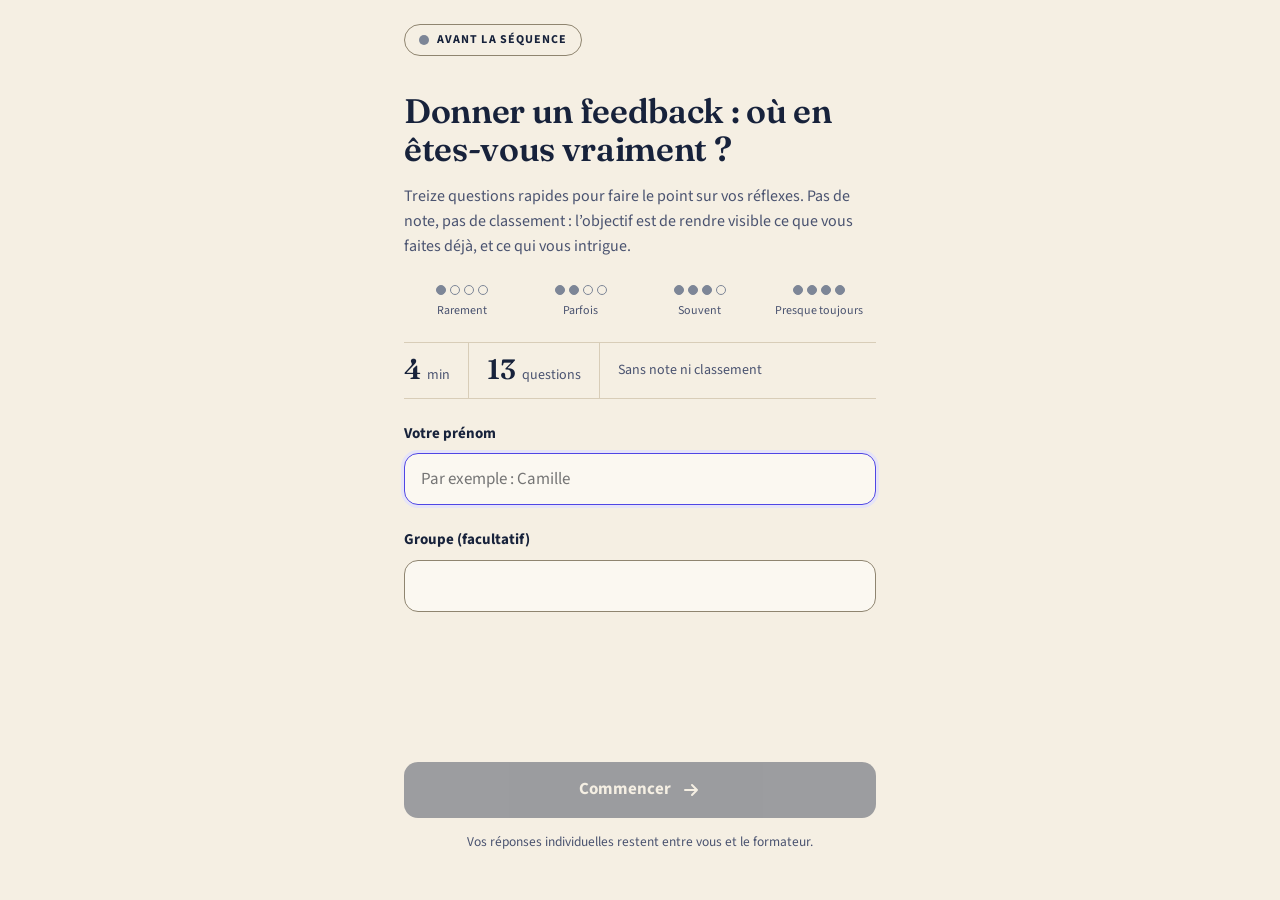
<file: index.html>
<!DOCTYPE html>
<html lang="fr">
<head>
  <meta charset="utf-8">
  <meta name="viewport" content="width=device-width, initial-scale=1, viewport-fit=cover">
  <meta name="robots" content="noindex">
  <meta name="theme-color" content="#F5EFE3">
  <title>Mini-évaluation</title>
  <link rel="stylesheet" href="assets/style.css">
</head>
<body>
<div id="app"><p style="padding:40px;text-align:center;color:#4A5370">Chargement…</p></div>
<script src="config.js"></script>
<script src="assets/common.js"></script>
<script src="assets/pdf.js"></script>
<script src="assets/participant.js"></script>
</body>
</html>
</file>
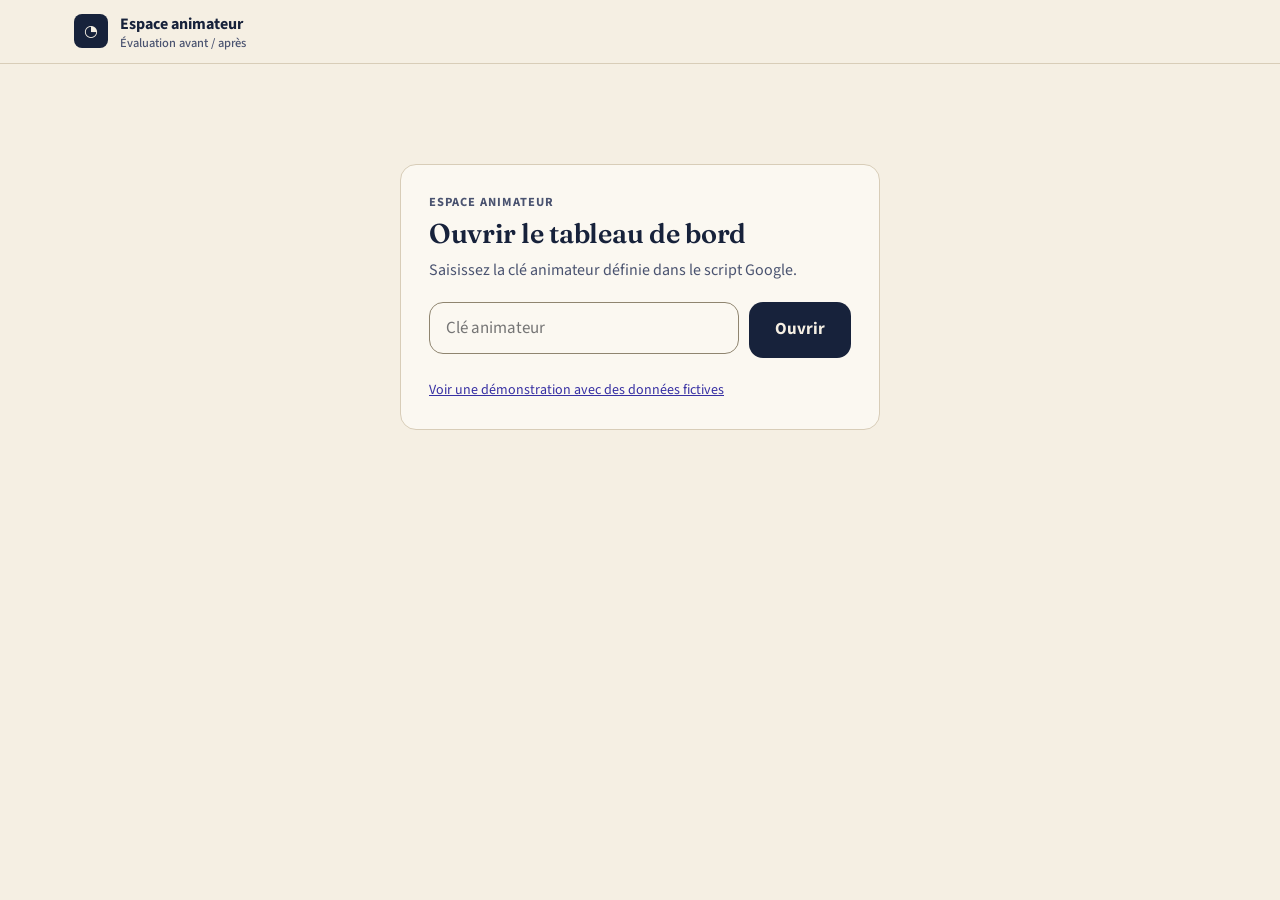
<file: animateur.html>
<!DOCTYPE html>
<html lang="fr">
<head>
  <meta charset="utf-8">
  <meta name="viewport" content="width=device-width, initial-scale=1">
  <meta name="robots" content="noindex">
  <title>Espace animateur · Évaluation avant / après</title>
  <link rel="stylesheet" href="assets/style.css">
</head>
<body>
<header class="bar-top">
  <div class="bar-in">
    <div class="brand"><span class="logo">◔</span><div>Espace animateur<small id="sous-titre">Évaluation avant / après</small></div></div>
    <nav class="tabs" id="tabs" hidden>
      <button class="tab-btn on" data-tab="acces">Accès</button>
      <button class="tab-btn" data-tab="direct">En direct</button>
      <button class="tab-btn" data-tab="compare">Avant → Après</button>
      <button class="tab-btn" data-tab="participants">Participants</button>
    </nav>
  </div>
</header>

<main class="wrap">
  <section class="card gate" id="gate">
    <p class="eyebrow">Espace animateur</p>
    <h1>Ouvrir le tableau de bord</h1>
    <p class="muted" id="gate-texte" style="margin-top:6px">Saisissez la clé animateur définie dans le script Google.</p>
    <form class="row-inline" id="gate-form">
      <input type="password" id="cle" placeholder="Clé animateur" autocomplete="current-password">
      <button class="btn" type="submit">Ouvrir</button>
    </form>
    <p class="msg" id="gate-msg" role="alert"></p>
    <p class="small" style="margin-top:22px"><a href="#" id="demo-lien">Voir une démonstration avec des données fictives</a></p>
  </section>

  <div id="dash" hidden>
    <div class="banner test" id="demo-banner" hidden><b>Mode démonstration.</b> Ces données sont fictives : elles montrent le rendu avec un groupe de 14 personnes.</div>
    <div class="toolbar">
      <select id="f-groupe" aria-label="Groupe"></select>
      <span class="grow"></span>
      <label class="chk"><input type="checkbox" id="auto" checked> <span class="live-dot"></span>Direct</label>
      <button class="btn ghost sm" id="refresh" type="button">↻ Actualiser</button>
      <button class="btn ghost sm" id="csv" type="button">Export CSV</button>
      <button class="btn sm" id="pdf" type="button">⬇ Synthèse PDF</button>
    </div>
    <section id="tab-acces"></section>
    <section id="tab-direct" hidden></section>
    <section id="tab-compare" hidden></section>
    <section id="tab-participants" hidden></section>
  </div>
</main>

<div class="projection" id="projection" hidden title="Cliquer pour fermer">
  <p class="phase" id="proj-phase"></p>
  <h2>Scannez pour répondre</h2>
  <canvas id="proj-canvas"></canvas>
  <p class="muted" id="proj-url"></p>
</div>

<script src="config.js"></script>
<script src="assets/common.js"></script>
<script src="assets/qrcode.js"></script>
<script src="assets/pdf.js"></script>
<script src="assets/animateur.js"></script>
</body>
</html>
</file>
<file: assets/style.css>
/* ===== Kit d'évaluation avant / après : feuille de style « carnet de progression » =====
   Règle de phase : gris (ardoise) = avant, indigo = après. Elle se pilote par une seule classe
   sur <body> (ph-avant / ph-apres), posée par participant.js. */
@import url("https://fonts.googleapis.com/css2?family=Fraunces:ital,opsz,wght@0,9..144,500;0,9..144,600;0,9..144,700;1,9..144,500&family=Source+Sans+3:wght@400;600;700&display=swap");

:root{
  /* Surfaces */
  --papier:#F5EFE3; --papier-clair:#FBF8F1; --papier-fonce:#ECE3CF;
  /* Filets et contrôles */
  --trait:#D8CDB8; --trait-ctrl:#8F8570; --pastille-repos:#CBBFA6;
  /* Texte */
  --encre:#17223B; --encre-2:#4A5370;
  /* Avant (ardoise) */
  --avant:#7D8697; --avant-encre:#5F6A7A; --avant-doux:#EFEDE6;
  /* Après (indigo) */
  --apres:#4F46E5; --apres-encre:#3730A3; --apres-doux:#E6E4F7;
  /* Gain et statuts */
  --orange:#A64B14; --orange-doux:#F1DCC5; --orange-encre:#7A3408;
  /* Typographie */
  --serif:"Fraunces",Georgia,"Times New Roman",serif;
  --sans:"Source Sans 3",system-ui,-apple-system,"Segoe UI",Roboto,"Helvetica Neue",Arial,sans-serif;
  /* Dimensions */
  --marge:24px; --cible:44px; --ligne-reponse:60px; --bouton:56px;
  --rayon-controle:14px; --rayon-encadre:12px; --rayon-lettre:8px; --rayon-carte:16px;
  --pastille-reponse:16px; --pastille-comparaison:14px; --pastille-legende:10px;
  --t-enonce:26px; --t-titre:34px; --t-chiffre:104px; --t-corps:16px; --t-etiquette:12px;
  /* Phase courante (avant par défaut) */
  --phase:var(--avant); --phase-doux:var(--avant-doux); --phase-encre:var(--avant-encre);
  /* Alias des anciens noms (utilisés par l'espace animateur et les scripts communs) */
  --bg:var(--papier); --surface:var(--papier-clair); --ink:var(--encre); --muted:var(--encre-2); --line:var(--trait);
  --brand:var(--apres); --brand-dark:var(--apres-encre); --brand-soft:var(--apres-doux);
  --good:var(--orange); --good-soft:var(--orange-doux); --good-ink:var(--orange-encre);
  --warn:var(--orange); --warn-soft:var(--papier-fonce); --warn-ink:var(--encre);
  --info-soft:var(--apres-doux); --info-ink:var(--apres-encre);
  --radius:var(--rayon-carte);
}
body.ph-apres{--phase:var(--apres); --phase-doux:var(--apres-doux); --phase-encre:var(--apres-encre)}

*{box-sizing:border-box}
html{-webkit-text-size-adjust:100%}
body{margin:0;background:var(--papier);color:var(--encre);min-height:100vh;font:16px/1.5 var(--sans);-webkit-font-smoothing:antialiased}
h1,h2,h3,p,blockquote{margin:0}
button,input,textarea,select{font:inherit;color:inherit}
button{cursor:pointer}
[hidden]{display:none !important}
:focus-visible{outline:3px solid var(--apres);outline-offset:2px}
h1{font-family:var(--serif);font-size:var(--t-titre);line-height:1.12;font-weight:600;letter-spacing:-.01em}
h2{font-family:var(--serif);font-size:22px;line-height:1.25;font-weight:600}
h3{font-size:1rem}
.muted{color:var(--encre-2)} .small{font-size:.875rem}
.centre{text-align:center}
.lead{margin-top:16px;font-size:1rem;line-height:1.55;color:var(--encre-2)}
.eyebrow{font-size:.78rem;font-weight:700;letter-spacing:.08em;text-transform:uppercase;color:var(--encre-2)}

/* ---------- Page participant ---------- */
.page{max-width:520px;margin:0 auto;padding:12px var(--marge) 48px;min-height:100vh;display:flex;flex-direction:column}
.stage{flex:1;display:flex;flex-direction:column}
.top{padding-top:12px}
.badge{display:inline-flex;align-items:center;gap:8px;height:32px;padding:0 14px;border:1px solid var(--trait-ctrl);border-radius:999px;font-size:var(--t-etiquette);font-weight:700;letter-spacing:.09em;text-transform:uppercase}
.badge i{display:block;width:10px;height:10px;border-radius:50%;background:var(--phase)}
.top-row{display:flex;align-items:center;justify-content:space-between;min-height:var(--cible)}
.back{display:inline-flex;align-items:center;gap:6px;min-height:var(--cible);padding:0 12px 0 0;border:0;background:none;font-size:.94rem;font-weight:600}
.count{font-family:var(--serif);font-size:1rem;color:var(--encre-2)} .count b{font-weight:600;color:var(--encre)}
.progress{height:3px;margin-top:4px;border-radius:2px;background:var(--trait);overflow:hidden}
.progress i{display:block;height:100%;background:var(--phase)}

/* ---------- Boutons et champs ---------- */
.btn{display:inline-flex;align-items:center;justify-content:center;gap:10px;min-height:var(--bouton);padding:0 26px;border:0;border-radius:var(--rayon-controle);
  font-size:1.06rem;font-weight:700;background:var(--encre);color:var(--papier)}
.btn:hover{background:#2A3858}
.btn:disabled{opacity:.4;cursor:not-allowed}
.btn.block{width:100%}
.btn.ghost{min-height:48px;padding:0 20px;font-size:1rem;background:transparent;border:1.5px solid var(--encre);color:var(--encre)}
.btn.ghost:hover{background:var(--papier-fonce)}
.btn.sm{min-height:var(--cible);padding:0 16px;font-size:.9rem;border-radius:11px}
.btn.danger{background:var(--orange)} .btn.danger:hover{background:var(--orange-encre)}
.link{min-height:var(--cible);padding:0 6px;border:0;background:none;color:var(--encre-2);font-weight:600}
.link:hover{color:var(--encre)}
label.field{display:block;margin:24px 0 8px;font-size:.94rem;font-weight:700}
input[type=text],input[type=password],input[type=url],textarea,select{
  display:block;width:100%;height:52px;padding:0 16px;border:1.5px solid var(--trait-ctrl);border-radius:var(--rayon-controle);background:var(--papier-clair);font-size:1.06rem}
textarea{height:auto;min-height:120px;padding:14px 16px;resize:vertical}
input:focus,textarea:focus,select:focus{outline:none;border-color:var(--apres);box-shadow:0 0 0 3px var(--apres-doux)}
.hint{margin-top:10px;font-size:.84rem;color:var(--encre-2)}

/* ---------- Accueil ---------- */
.accueil h1{margin-top:36px}
.legende{display:grid;grid-template-columns:repeat(4,minmax(0,1fr));gap:4px;margin-top:26px}
.legende div{display:flex;flex-direction:column;align-items:center;gap:8px}
.legende span{font-size:.75rem;line-height:1.25;text-align:center;color:var(--encre-2)}
.legende .dots i{border-color:var(--phase)} .legende .dots i.on{background:var(--phase)}
.bande{display:flex;margin-top:24px;border-top:1px solid var(--trait);border-bottom:1px solid var(--trait)}
.bande>div{display:flex;align-items:baseline;gap:6px;padding:12px 18px;border-left:1px solid var(--trait);font-size:.875rem;color:var(--encre-2)}
.bande>div:first-child{padding-left:0;border-left:0}
.bande>div:last-child{flex:1;align-items:center;line-height:1.3}
.bande b{font-family:var(--serif);font-size:28px;line-height:1;font-weight:600;color:var(--encre)}
.cta{margin-top:auto;padding-top:24px}
.cta .hint{text-align:center;margin-top:14px}
.banner{margin-bottom:16px;padding:12px 14px;border-radius:var(--rayon-encadre);background:var(--papier-fonce);font-size:.84rem;line-height:1.45}
.banner.ok{background:var(--apres-doux);color:var(--apres-encre)}
.banner.err{border:1.5px solid var(--orange);background:var(--orange-doux);color:var(--orange-encre)}

/* ---------- Questions ---------- */
.bloc{margin-top:28px;font-size:var(--t-etiquette);font-weight:700;letter-spacing:.1em;text-transform:uppercase;color:var(--encre-2)}
.consigne{margin-top:8px;font-size:.94rem;line-height:1.5;color:var(--encre-2)}
.situation{margin-top:16px;padding:14px 16px;border-radius:var(--rayon-encadre);background:var(--papier-fonce)}
.situation .lbl{font-size:var(--t-etiquette);font-weight:700;letter-spacing:.1em;text-transform:uppercase;color:var(--encre-2)}
.situation p+p{margin-top:6px;font-size:.94rem;line-height:1.5}
.q{margin-top:20px;font-family:var(--serif);font-size:var(--t-enonce);line-height:1.24;font-weight:500;letter-spacing:-.005em}
.opts{display:flex;flex-direction:column;gap:10px;margin-top:28px}
.opt{display:flex;align-items:flex-start;gap:12px;width:100%;padding:12px 16px;border:1px solid var(--trait-ctrl);border-radius:var(--rayon-controle);background:var(--papier-clair);text-align:left;font-size:.94rem;line-height:1.4;font-weight:500}
.opt .t{flex:1;padding-top:3px}
.opt.echelle{align-items:center;gap:16px;min-height:var(--ligne-reponse);font-size:1.06rem;font-weight:600}
.opt.echelle .t{padding-top:0}
.opt .lt{flex:none;display:grid;place-items:center;width:30px;height:30px;border:1px solid var(--trait-ctrl);border-radius:var(--rayon-lettre);font-family:var(--serif);font-size:1rem;font-weight:600;color:var(--encre)}
.opt .ck{display:none;flex:none;margin-top:5px;color:var(--phase-encre)}
.opt.echelle .ck{margin-top:0}
.opt.sel{padding:11px 15px;border:2px solid var(--phase);background:var(--phase-doux);font-weight:600}
.opt.sel .lt{border-color:var(--phase-encre);background:var(--phase-encre);color:var(--papier)}
.opt.sel .ck{display:block}
.nav{display:flex;justify-content:flex-end;align-items:center;margin-top:auto;padding-top:24px}

/* ---------- Pastilles (motif signature) ---------- */
.dots{display:inline-flex;gap:5px;align-items:center}
.dots i{display:block;box-sizing:border-box;width:12px;height:12px;border-radius:50%;border:1.5px solid var(--apres);background:transparent}
.dots i.on{background:var(--apres)}
.dots.grey i{border-color:var(--avant)} .dots.grey i.on{background:var(--avant)}
.dots.mini{gap:4px} .dots.mini i{width:var(--pastille-legende);height:var(--pastille-legende)}
.dots.big i{width:var(--pastille-comparaison);height:var(--pastille-comparaison)}
.opt .dots{flex:none;width:82px;gap:6px}
.opt .dots i{width:var(--pastille-reponse);height:var(--pastille-reponse);border-color:var(--pastille-repos)}
.opt .dots i.on{background:var(--pastille-repos)}
.opt.sel .dots i{border-color:var(--phase)} .opt.sel .dots i.on{background:var(--phase)}

/* ---------- Restitution ---------- */
.hero{margin-top:28px}
.salut{font-family:var(--serif);font-style:italic;font-size:1.25rem;line-height:1.3;color:var(--encre-2)}
.hero h1{margin-top:6px}
.sec{margin-top:40px;padding-top:24px;border-top:1px solid var(--trait)}
.sec.gain-sec{margin-top:24px;padding-top:20px}
.sous{margin-top:6px;font-size:.875rem;line-height:1.45;color:var(--encre-2)}
.statut{display:inline-flex;align-items:center;gap:6px;margin-top:16px;font-size:.84rem;color:var(--encre-2)}
.statut.ok svg{color:var(--apres)}
.statut.err{color:var(--orange-encre);font-weight:600}
.statut button{min-height:var(--cible);padding:0;border:0;background:none;text-decoration:underline;font-weight:700;color:inherit}
.gain-big{display:flex;align-items:baseline;gap:14px}
.gain-big .from{font-family:var(--serif);font-size:44px;line-height:1;font-weight:600;color:var(--avant-encre)}
.gain-big .arrow{align-self:center;color:var(--encre-2)}
.gain-big .to{font-family:var(--serif);font-size:var(--t-chiffre);line-height:1;font-weight:700;letter-spacing:-.03em;color:var(--apres)}
.gain-big .plus{align-self:center;margin-left:4px;padding:4px 12px;border-radius:999px;background:var(--orange-doux);color:var(--orange-encre);font-size:1.12rem;font-weight:700}
.gain-sec .sous{margin-top:8px;font-size:.94rem}
.meter{height:14px;border-radius:7px;background:var(--trait);overflow:hidden;position:relative}
.meter i{display:block;height:100%;width:0;border-radius:7px;transition:width 1.1s cubic-bezier(.2,.8,.2,1)}
.meter .m-avant{background:var(--avant)} .meter .m-apres{background:var(--apres)}
.compare{display:grid;gap:12px;margin-top:18px}
.crow{display:grid;grid-template-columns:56px minmax(0,1fr) 44px;gap:12px;align-items:center}
.crow .tag{font-size:.875rem;font-weight:600;color:var(--avant-encre)}
.crow .tag.ap{color:var(--apres-encre)}
.crow .num{text-align:right;font-family:var(--serif);font-size:1.25rem;font-weight:600}
.prats{margin-top:12px}
.prat{padding:14px 0;border-top:1px solid var(--trait)}
.prat .l{font-size:1rem;font-weight:600}
.prat .line{display:flex;align-items:center;gap:10px;margin-top:8px}
.prat .line svg{flex:none;color:var(--encre-2)}
.prat .lab{margin-left:4px;font-size:.875rem}
.insights{display:grid;gap:10px;margin-top:16px}
.insight{padding:12px 16px;border:1px solid var(--trait);border-radius:var(--rayon-encadre);font-size:.94rem}
.insight b{display:block;margin-bottom:2px;font-size:var(--t-etiquette);letter-spacing:.08em;text-transform:uppercase;color:var(--encre-2)}
.locked{display:flex;gap:14px;align-items:flex-start;margin-top:14px;padding:16px;border-radius:var(--rayon-encadre);background:var(--papier-fonce)}
.locked svg{flex:none;margin-top:2px;color:var(--encre-2)}
.locked p{margin-top:4px;font-size:.875rem;color:var(--encre-2)}
.items{margin-top:12px;border-bottom:1px solid var(--trait)}
details.item{border-top:1px solid var(--trait)}
details.item summary{list-style:none;cursor:pointer;display:flex;align-items:center;justify-content:space-between;gap:12px;min-height:56px;padding:10px 0}
details.item summary::-webkit-details-marker{display:none}
details.item .sum{display:flex;flex-direction:column;align-items:flex-start;gap:6px}
details.item .nom{font-size:1rem;line-height:1.3;font-weight:600}
details.item .chev{flex:none;color:var(--encre-2)}
details.item[open] .chev{transform:rotate(180deg)}
.st{display:inline-flex;align-items:center;height:24px;padding:0 10px;border-radius:999px;font-size:.75rem;font-weight:700;white-space:nowrap}
.st.acquis{background:var(--apres-doux);color:var(--apres-encre)}
.st.progres{background:var(--orange-doux);color:var(--orange-encre)}
.st.revoir{border:1.5px solid var(--orange);color:var(--orange-encre)}
.corps{padding:2px 0 20px}
.corps .ctx{font-size:.94rem;color:var(--encre-2)}
.corps .enonce{margin-top:10px;font-size:.97rem;line-height:1.45;font-weight:700}
.corps .rep{display:flex;align-items:flex-start;gap:10px;margin-top:14px;font-size:.9rem;line-height:1.5}
.corps .pt{flex:none;display:block;width:10px;height:10px;margin-top:7px;border-radius:50%}
.corps .pt.av{background:var(--avant)} .corps .pt.ap{background:var(--apres)}
.corps b.av{color:var(--avant-encre)} .corps b.ap{color:var(--apres-encre)}
.corps .bonne{display:inline-flex;align-items:center;gap:6px;height:24px;margin-top:8px;padding:0 10px;border-radius:999px;background:var(--apres-doux);color:var(--apres-encre);font-size:.75rem;font-weight:700}
.corps .bonne-ligne{margin-top:12px;padding:10px 14px;border-radius:var(--rayon-encadre);background:var(--apres-doux);color:var(--apres-encre);font-size:.9rem}
.corps .explic{margin-top:14px;padding:14px 16px;border-radius:var(--rayon-encadre);background:var(--papier-fonce);font-size:.9rem;line-height:1.55}
.engagement{margin-top:16px;font-family:var(--serif);font-style:italic;font-size:1.375rem;line-height:1.35;font-weight:500}
.footnote{margin:32px 0 0;text-align:center;color:var(--encre-2);font-size:.85rem}
.pdf-btn{margin-top:20px}

/* ---------- Espace animateur ---------- */
.bar-top{position:sticky;top:0;z-index:30;background:var(--papier);border-bottom:1px solid var(--trait)}
.bar-in{max-width:1180px;margin:0 auto;padding:12px 24px;display:flex;flex-wrap:wrap;gap:14px;align-items:center;justify-content:space-between}
.brand{font-weight:700;display:flex;align-items:center;gap:12px}
.brand .logo{width:34px;height:34px;border-radius:var(--rayon-lettre);background:var(--encre);display:grid;place-items:center;color:var(--papier);font-size:1rem}
.brand small{display:block;font-weight:500;color:var(--encre-2);font-size:.78rem;line-height:1.2}
.tabs{display:flex;gap:4px;flex-wrap:wrap}
.tab-btn{min-height:var(--cible);border:0;background:transparent;padding:0 16px;border-radius:11px;font-weight:700;color:var(--encre-2)}
.tab-btn:hover{background:var(--papier-fonce);color:var(--encre)} .tab-btn.on{background:var(--papier-fonce);color:var(--encre)}
.wrap{max-width:1180px;margin:0 auto;padding:28px 24px 80px}
.card{background:var(--papier-clair);border:1px solid var(--trait);border-radius:var(--rayon-carte);padding:28px;margin-bottom:18px}
.gate{max-width:480px;margin:72px auto}
.gate h1{font-size:1.7rem;margin:6px 0 10px}
.row-inline{display:flex;align-items:stretch;gap:10px;margin-top:20px} .row-inline input{flex:1}
.msg{margin-top:14px;font-size:.9rem;color:var(--orange-encre)}
.toolbar{display:flex;flex-wrap:wrap;gap:12px;align-items:center;margin-bottom:22px}
.toolbar .grow{flex:1}
.toolbar select,.toolbar input[type=text]{width:auto;min-width:160px;height:var(--cible);padding:0 14px;border-radius:12px}
.chk{display:flex;gap:8px;align-items:center;font-size:.88rem;color:var(--encre-2)}
.chk input{width:20px;height:20px;accent-color:var(--apres)}
.row-between{display:flex;justify-content:space-between;align-items:baseline;gap:12px;flex-wrap:wrap}
.row-between .actions{justify-content:flex-end}
a{color:var(--apres-encre)}
.cards3{display:grid;grid-template-columns:repeat(3,1fr);gap:18px;margin-bottom:18px}
.cards2{display:grid;grid-template-columns:repeat(2,1fr);gap:18px;margin-bottom:18px}
.stat{background:var(--papier-clair);border:1px solid var(--trait);border-radius:var(--rayon-carte);padding:22px 26px}
.stat .k{display:flex;align-items:center;gap:8px;font-size:.76rem;font-weight:700;letter-spacing:.08em;text-transform:uppercase;color:var(--encre-2);line-height:18px;height:18px;white-space:nowrap}
.stat .k::before{content:"";flex:none;width:10px;height:10px;border-radius:50%;background:var(--c,var(--trait))}
.stat .v{font-family:var(--serif);font-size:3rem;font-weight:600;line-height:1.1;letter-spacing:-.02em;margin-top:6px}
.stat .v small{font-family:var(--sans);font-size:1rem;color:var(--encre-2);font-weight:600}
.stat.avant,.qrcard.av{--c:var(--avant)} .stat.apres,.qrcard.ap{--c:var(--apres)} .stat.pairs{--c:var(--encre)}
.titre-bloc{margin:26px 0 12px;display:flex;align-items:baseline;justify-content:space-between;gap:12px;flex-wrap:wrap}
.seg{display:inline-flex;background:var(--papier-fonce);border-radius:12px;padding:4px}
.seg button{min-height:var(--cible);border:0;background:transparent;padding:0 16px;border-radius:9px;font-weight:700;color:var(--encre-2)}
.seg button.on{background:var(--papier-clair);color:var(--encre);outline:1px solid var(--trait-ctrl)}
.qcard{background:var(--papier-clair);border:1px solid var(--trait);border-radius:var(--rayon-carte);padding:24px 28px;margin-bottom:16px}
.qcard .ctx{color:var(--encre-2);font-size:.9rem;margin:4px 0 14px}
.dist{display:grid;gap:8px}
.drow{display:grid;grid-template-columns:30px 1fr 56px;gap:12px;align-items:center;font-size:.93rem}
.drow .lt{width:28px;height:28px;border-radius:var(--rayon-lettre);border:1px solid var(--trait-ctrl);font-family:var(--serif);font-weight:600;font-size:.88rem;display:grid;place-items:center}
.dtrack{position:relative;background:var(--papier-fonce);border-radius:10px;min-height:34px;overflow:hidden;display:flex;align-items:center}
.dtrack i{position:absolute;inset:0 auto 0 0;width:0;background:var(--pastille-repos);transition:width .8s cubic-bezier(.2,.8,.2,1)}
.dtrack span{position:relative;padding:5px 12px;line-height:1.3}
.revele .drow.bonne .dtrack i{background:#B9B6EE} .revele .drow.bonne .lt{background:var(--apres-encre);border-color:var(--apres-encre);color:var(--papier)}
.drow .pc{text-align:right;font-weight:700}
.expl{display:none;margin-top:12px;background:var(--apres-doux);color:var(--apres-encre);border-radius:var(--rayon-encadre);padding:12px 16px;font-size:.92rem}
.revele .expl{display:block}
.stack{display:flex;height:22px;border-radius:99px;overflow:hidden;background:var(--papier-fonce)}
.stack i{display:block;height:100%;transition:width .8s}
.l1{background:#D8CDB8}.l2{background:#B9B6EE}.l3{background:#6C65E8}.l4{background:#3730A3}
.legend{display:flex;gap:14px;flex-wrap:wrap;font-size:.8rem;color:var(--encre-2);margin-top:10px}
.legend span::before{content:"";display:inline-block;width:11px;height:11px;border-radius:4px;margin-right:6px;vertical-align:-1px}
.legend .k1::before{background:#D8CDB8}.legend .k2::before{background:#B9B6EE}.legend .k3::before{background:#6C65E8}.legend .k4::before{background:#3730A3}
.pairs{display:grid;gap:8px}
.prow{display:grid;grid-template-columns:minmax(150px,230px) 1fr;gap:14px;align-items:center}
.prow .lbl{font-weight:600;font-size:.92rem}
.pbars{display:grid;gap:5px}
.pbar{display:grid;grid-template-columns:1fr 64px;gap:10px;align-items:center;font-size:.82rem;font-weight:700}
.pbar .meter{height:16px}
.legend-av{display:flex;gap:18px;font-size:.82rem;color:var(--encre-2);margin-bottom:10px}
.legend-av i{display:inline-block;width:12px;height:12px;border-radius:50%;margin-right:6px;vertical-align:-1px}
.qrcards{display:grid;grid-template-columns:repeat(2,1fr);gap:20px}
.qrcard{background:var(--papier-clair);border:2px solid var(--c,var(--trait));border-radius:var(--rayon-carte);padding:26px;text-align:center}
.qrcard canvas{width:100%;max-width:300px;height:auto;border-radius:var(--rayon-controle);border:1px solid var(--trait);margin:14px auto;background:#fff}
.qr-titre{display:inline-flex;align-items:center;gap:10px;font-size:1.5rem}
.qr-titre i{display:block;width:12px;height:12px;border-radius:50%;background:var(--c,var(--trait))}
.qrcard .url{font-size:.78rem;color:var(--encre-2);word-break:break-all;margin-bottom:12px}
.actions{display:flex;gap:8px;justify-content:center;flex-wrap:wrap}
table.liste{width:100%;border-collapse:collapse;font-size:.92rem}
.liste th{text-align:left;font-size:.74rem;letter-spacing:.05em;text-transform:uppercase;color:var(--encre-2);padding:10px 12px;border-bottom:2px solid var(--trait)}
.liste td{padding:12px;border-bottom:1px solid var(--trait)}
.liste td.c,.liste th.c{text-align:center}
.liste input[type=checkbox]{width:20px;height:20px;accent-color:var(--apres)}
.gain{font-weight:700;border-radius:99px;padding:2px 10px;font-size:.82rem}
.gain.pos{background:var(--orange-doux);color:var(--orange-encre)} .gain.zero{background:var(--papier-fonce);color:var(--encre-2)} .gain.neg{border:1.5px solid var(--orange);color:var(--orange-encre)}
.engage{display:grid;grid-template-columns:repeat(auto-fill,minmax(260px,1fr));gap:12px}
.engage div{border:1px solid var(--trait);border-radius:var(--rayon-encadre);padding:16px;font-family:var(--serif);font-style:italic;color:var(--encre);font-size:.98rem}
.engage small{display:block;font-family:var(--sans);font-style:normal;font-weight:700;color:var(--encre-2);margin-top:8px}
.projection{position:fixed;inset:0;background:var(--papier);z-index:100;display:flex;flex-direction:column;align-items:center;justify-content:center;gap:18px;padding:24px;text-align:center;cursor:pointer}
.projection canvas{width:min(66vh,80vw);height:auto;background:#fff}
.projection h2{font-size:clamp(1.8rem,4.4vw,3.5rem)}
.projection .phase{display:inline-flex;align-items:center;gap:10px;height:40px;padding:0 20px;border:1px solid var(--trait-ctrl);border-radius:999px;font-weight:700;letter-spacing:.09em;text-transform:uppercase}
.projection .phase::before{content:"";width:12px;height:12px;border-radius:50%;background:var(--avant)}
.projection[data-ph=apres] .phase::before{background:var(--apres)}
.vide{background:var(--papier-clair);border:1px solid var(--trait);border-radius:var(--rayon-carte);padding:40px;text-align:center;color:var(--encre-2)}
.live-dot{display:inline-block;width:9px;height:9px;border-radius:50%;background:var(--apres);margin-right:8px}

@media (max-width:820px){
  .cards3,.cards2,.qrcards{grid-template-columns:1fr} .prow{grid-template-columns:1fr}
  .wrap{padding:20px 16px 60px} .bar-in{padding:10px 16px}
}
@media (max-width:480px){
  .gain-big .to{font-size:88px} .card{padding:22px 18px}
}
@media (prefers-reduced-motion:reduce){*{animation:none !important;transition:none !important}}
</file>
